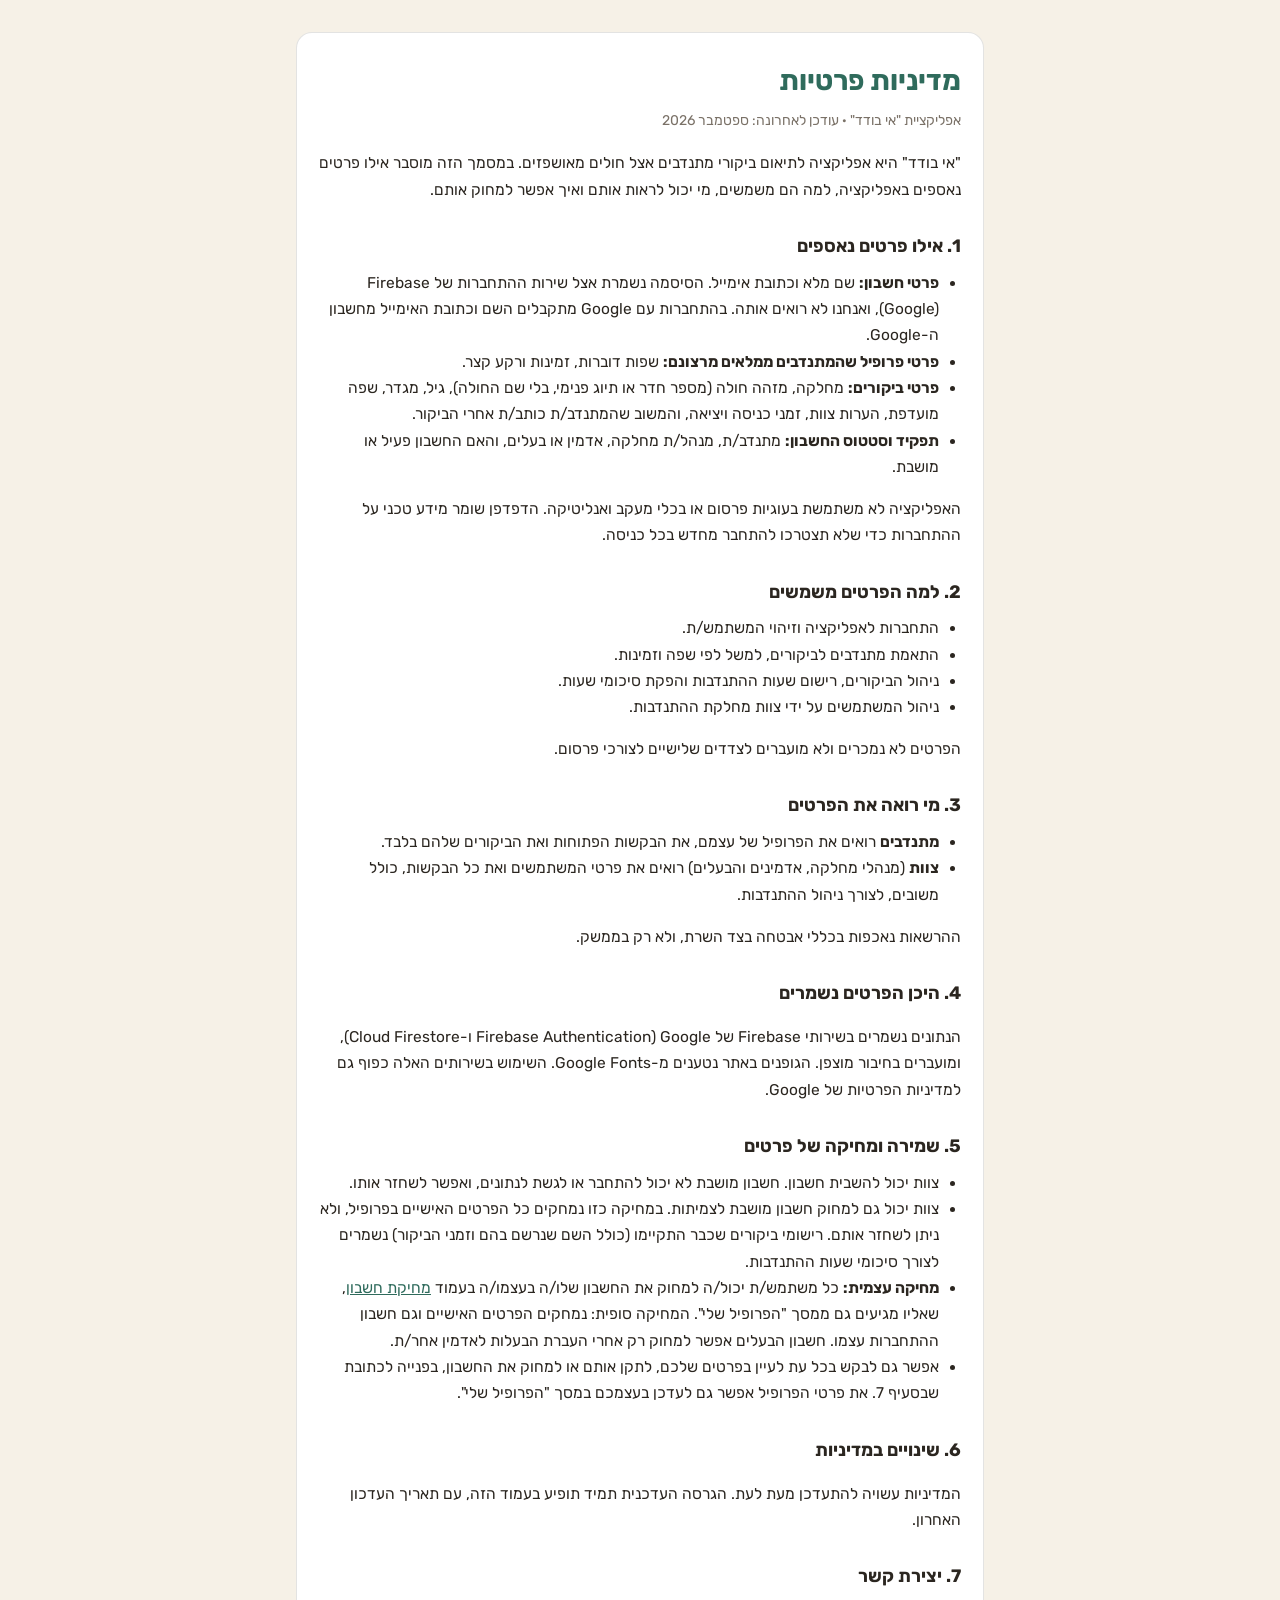
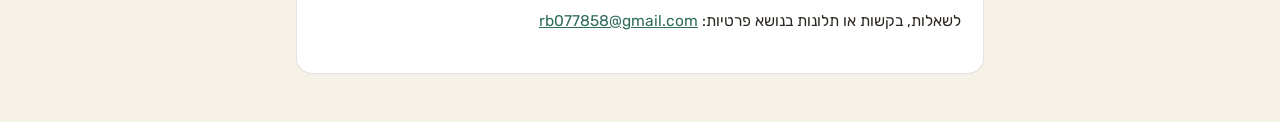
<file: privacy.html>
<!doctype html>
<html lang="he" dir="rtl">
<head>
<meta charset="utf-8">
<meta name="viewport" content="width=device-width, initial-scale=1, viewport-fit=cover">
<title>מדיניות פרטיות — אי בודד</title>
<link rel="stylesheet" href="https://fonts.googleapis.com/css2?family=Rubik:wght@400;500;700&display=swap">
<style>
  :root{
    --bg:#F6F1E7; --surface:#FFFFFF; --border:rgba(43,38,32,0.13);
    --text:#2B2620; --text2:#7A7167; --primary:#2F6B5C;
    color-scheme: light;
  }
  @media (prefers-color-scheme: dark){
    :root{
      --bg:#1C1B18; --surface:#252420; --border:rgba(255,255,255,0.11);
      --text:#F3F0E9; --text2:#B8AFA1; --primary:#63AE93;
      color-scheme: dark;
    }
  }
  *{box-sizing:border-box}
  body{
    margin:0; background:var(--bg); color:var(--text);
    font-family:'Rubik',system-ui,'Segoe UI',sans-serif;
    line-height:1.7; -webkit-font-smoothing:antialiased;
  }
  main{max-width:720px; margin:0 auto; padding:32px 16px 48px;}
  .card{background:var(--surface); border:1px solid var(--border); border-radius:16px; padding:24px 22px;}
  h1{font-size:28px; color:var(--primary); margin:0 0 4px;}
  h2{font-size:18px; margin:28px 0 8px;}
  p, li{font-size:15.5px;}
  ul{padding-inline-start:22px; margin:6px 0;}
  .updated{color:var(--text2); font-size:14px; margin:0 0 18px;}
  a{color:var(--primary)}
</style>
</head>
<body>
<main>
  <div class="card">
    <h1>מדיניות פרטיות</h1>
    <p class="updated">אפליקציית "אי בודד" · עודכן לאחרונה: ספטמבר 2026</p>

    <p>"אי בודד" היא אפליקציה לתיאום ביקורי מתנדבים אצל חולים מאושפזים. במסמך הזה מוסבר אילו פרטים נאספים באפליקציה, למה הם משמשים, מי יכול לראות אותם ואיך אפשר למחוק אותם.</p>

    <h2>1. אילו פרטים נאספים</h2>
    <ul>
      <li><b>פרטי חשבון:</b> שם מלא וכתובת אימייל. הסיסמה נשמרת אצל שירות ההתחברות של Firebase (Google), ואנחנו לא רואים אותה. בהתחברות עם Google מתקבלים השם וכתובת האימייל מחשבון ה-Google.</li>
      <li><b>פרטי פרופיל שהמתנדבים ממלאים מרצונם:</b> שפות דוברות, זמינות ורקע קצר.</li>
      <li><b>פרטי ביקורים:</b> מחלקה, מזהה חולה (מספר חדר או תיוג פנימי, בלי שם החולה), גיל, מגדר, שפה מועדפת, הערות צוות, זמני כניסה ויציאה, והמשוב שהמתנדב/ת כותב/ת אחרי הביקור.</li>
      <li><b>תפקיד וסטטוס החשבון:</b> מתנדב/ת, מנהל/ת מחלקה, אדמין או בעלים, והאם החשבון פעיל או מושבת.</li>
    </ul>
    <p>האפליקציה לא משתמשת בעוגיות פרסום או בכלי מעקב ואנליטיקה. הדפדפן שומר מידע טכני על ההתחברות כדי שלא תצטרכו להתחבר מחדש בכל כניסה.</p>

    <h2>2. למה הפרטים משמשים</h2>
    <ul>
      <li>התחברות לאפליקציה וזיהוי המשתמש/ת.</li>
      <li>התאמת מתנדבים לביקורים, למשל לפי שפה וזמינות.</li>
      <li>ניהול הביקורים, רישום שעות ההתנדבות והפקת סיכומי שעות.</li>
      <li>ניהול המשתמשים על ידי צוות מחלקת ההתנדבות.</li>
    </ul>
    <p>הפרטים לא נמכרים ולא מועברים לצדדים שלישיים לצורכי פרסום.</p>

    <h2>3. מי רואה את הפרטים</h2>
    <ul>
      <li><b>מתנדבים</b> רואים את הפרופיל של עצמם, את הבקשות הפתוחות ואת הביקורים שלהם בלבד.</li>
      <li><b>צוות</b> (מנהלי מחלקה, אדמינים והבעלים) רואים את פרטי המשתמשים ואת כל הבקשות, כולל משובים, לצורך ניהול ההתנדבות.</li>
    </ul>
    <p>ההרשאות נאכפות בכללי אבטחה בצד השרת, ולא רק בממשק.</p>

    <h2>4. היכן הפרטים נשמרים</h2>
    <p>הנתונים נשמרים בשירותי Firebase של Google (Firebase Authentication ו-Cloud Firestore), ומועברים בחיבור מוצפן. הגופנים באתר נטענים מ-Google Fonts. השימוש בשירותים האלה כפוף גם למדיניות הפרטיות של Google.</p>

    <h2>5. שמירה ומחיקה של פרטים</h2>
    <ul>
      <li>צוות יכול להשבית חשבון. חשבון מושבת לא יכול להתחבר או לגשת לנתונים, ואפשר לשחזר אותו.</li>
      <li>צוות יכול גם למחוק חשבון מושבת לצמיתות. במחיקה כזו נמחקים כל הפרטים האישיים בפרופיל, ולא ניתן לשחזר אותם. רישומי ביקורים שכבר התקיימו (כולל השם שנרשם בהם וזמני הביקור) נשמרים לצורך סיכומי שעות ההתנדבות.</li>
      <li><b>מחיקה עצמית:</b> כל משתמש/ת יכול/ה למחוק את החשבון שלו/ה בעצמו/ה בעמוד <a href="accountdelete/">מחיקת חשבון</a>, שאליו מגיעים גם ממסך "הפרופיל שלי". המחיקה סופית: נמחקים הפרטים האישיים וגם חשבון ההתחברות עצמו. חשבון הבעלים אפשר למחוק רק אחרי העברת הבעלות לאדמין אחר/ת.</li>
      <li>אפשר גם לבקש בכל עת לעיין בפרטים שלכם, לתקן אותם או למחוק את החשבון, בפנייה לכתובת שבסעיף 7. את פרטי הפרופיל אפשר גם לעדכן בעצמכם במסך "הפרופיל שלי".</li>
    </ul>

    <h2>6. שינויים במדיניות</h2>
    <p>המדיניות עשויה להתעדכן מעת לעת. הגרסה העדכנית תמיד תופיע בעמוד הזה, עם תאריך העדכון האחרון.</p>

    <h2>7. יצירת קשר</h2>
    <p>לשאלות, בקשות או תלונות בנושא פרטיות: <a href="mailto:rb077858@gmail.com">rb077858@gmail.com</a></p>
  </div>
</main>
</body>
</html>
</file>
